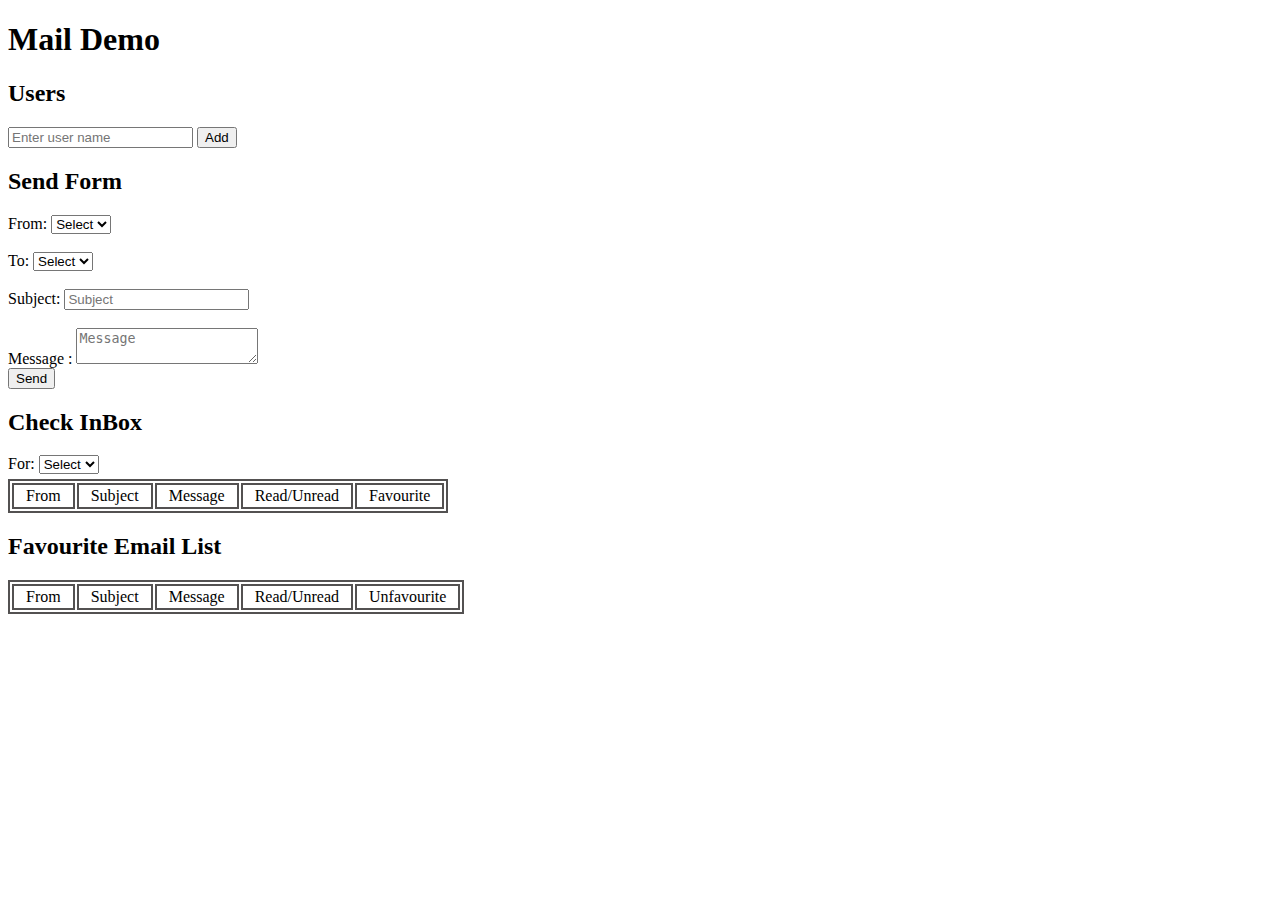
<file: calculator-app/index.html>
<!doctype html>
<html lang="en">
  <head>
    <meta charset="UTF-8" />
    <meta name="viewport" content="width=device-width, initial-scale=1.0" />
    <title>Mail Demo</title>
    <script src="script.js" defer></script>
  </head>
  <style>
    table, tr, td{
        margin-top: 5px;
        border: 2px solid rgb(83, 81, 81);
    }
    tr, td{
        margin-right: 5px;
        padding: 2px 12px;
        /* font-weight: bold; */
    }
  </style>
  <body>
    <h1>Mail Demo</h1>
    <section id="userSection">
      <h2>Users</h2>
      <form id="userForm" onsubmit="addUser(event)">
        <input type="text" id="newUserName" placeholder="Enter user name" required/>
        <input type="submit" value="Add" id="btnAddUser" />
      </form>
    </section>

    <section id="composeSection">
      <h2>Send Form</h2>
      <form id="composeForm">
        <label for="fromSelect">From:</label>
        <select id="fromSelect">
          <option value="fromSelect">Select</option>
        </select>
        <br />
        <br />
        <label for="toSelect">To:</label>
        <select id="toSelect">
          <option value="toSelect">Select</option>
        </select>
        <br />
        <br />
        <label for="subjectInput">Subject:</label>
        <input type="text" id="subjectInput" placeholder="Subject" required />
        <br />
        <br />
        <label for="messageInput">Message :</label>
        <textarea id="messageInput" placeholder="Message"  required></textarea>
        <br />
        <input type="submit" value="Send" id="btnSend" />
      </form>
    </section>

    <section id="inboxSection">
        <h2>Check InBox</h2>
        <label for="">For:</label>
        <select id="forSelect">
          <option value="forSelect">Select</option>
        </select>
        <table id="inboxTable">
            <tr>
                <td>From</td>
                <td>Subject</td>
                <td>Message</td>
                <td>Read/Unread</td>
                <td>Favourite</td>
            </tr>
        </table>
    </section>

    <section id="favSection">
        <h2>Favourite Email List</h2>
        <table id="favTable"></table>
    </section>
  </body>
</html>
</file>
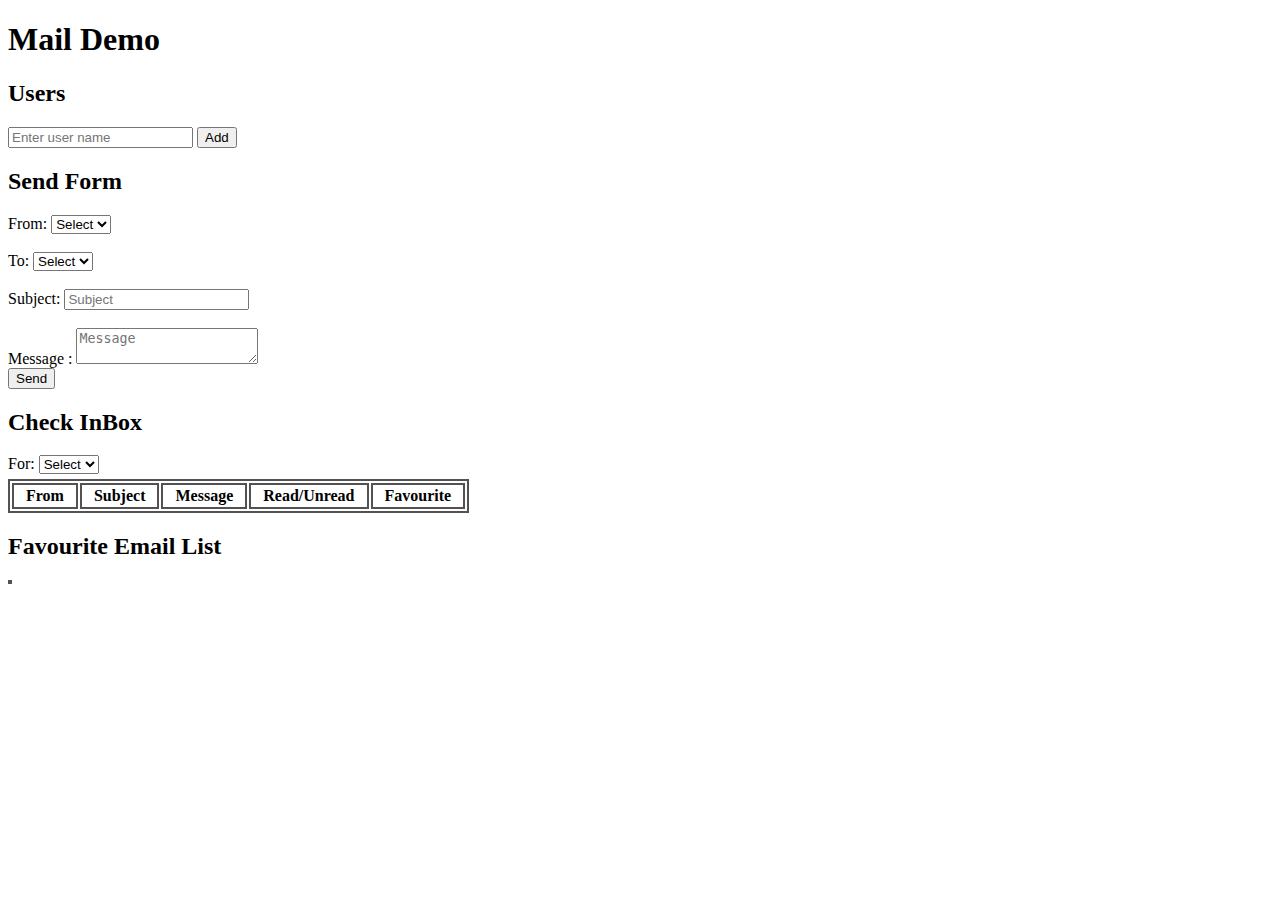
<file: Demo-2/index.html>
<!doctype html>
<html lang="en">
  <head>
    <meta charset="UTF-8" />
    <meta name="viewport" content="width=device-width, initial-scale=1.0" />
    <title>Mail Demo</title>
    <script src="script.js" defer></script>
  </head>
  <style>
    table, tr, td{
        margin-top: 5px;
        border: 2px solid rgb(83, 81, 81);
    }thead{
        font-weight: bold;
    }
    tr, td{
        margin-right: 5px;
        padding: 2px 12px;
        /* font-weight: bold; */
    }
  </style>
  <body>
    <h1>Mail Demo</h1>
    <section id="userSection">
      <h2>Users</h2>
      <form id="userForm" onsubmit="addUser(event)">
        <input type="text" id="newUserName" placeholder="Enter user name" required/>
        <input type="submit" value="Add" id="btnAddUser" />
      </form>
    </section>

    <section id="composeSection">
      <h2>Send Form</h2>
      <form id="composeForm" onsubmit="sendMail(event)">
        <label for="fromSelect">From:</label>
        <select id="fromSelect" name="fromSelect">
          <option value="fromSelect">Select</option>
        </select>
        <br />
        <br />
        <label for="toSelect">To:</label>
        <select id="toSelect" name="toSelect">
          <option value="toSelect">Select</option>
        </select>
        <br />
        <br />
        <label for="subjectInput">Subject:</label>
        <input type="text" id="subjectInput" placeholder="Subject" name="subject" required />
        <br />
        <br />
        <label for="messageInput">Message :</label>
        <textarea id="messageInput" placeholder="Message" name="message"  required></textarea>
        <br />
        <input type="submit" value="Send" id="btnSend" />
      </form>
    </section>

    <section id="inboxSection">
        <h2>Check InBox</h2>
        <label for="">For:</label>
        <select id="forSelect">
          <option value="forSelect">Select</option>
        </select>
        <table id="inboxTable">
            <thead>
                <td>From</td>
                <td>Subject</td>
                <td>Message</td>
                <td>Read/Unread</td>
                <td>Favourite</td>
            </thead>
        </table>
    </section>

    <section id="favSection">
        <h2>Favourite Email List</h2>
        <table id="favTable"></table>
    </section>
  </body>
</html>
</file>
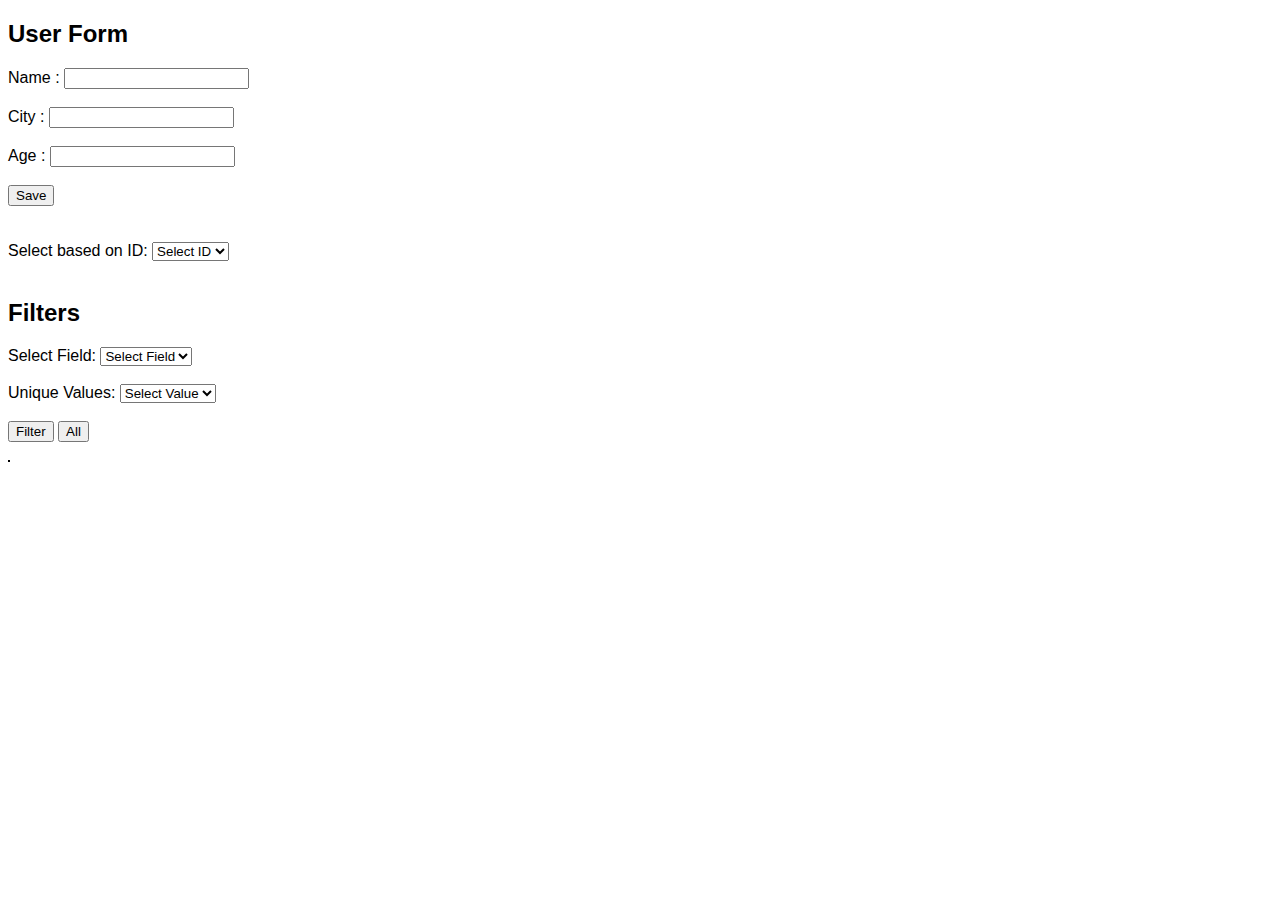
<file: Demo_01/index.html>
<!DOCTYPE html>
<html lang="en">
  <head>
    <meta charset="UTF-8" />
    <meta name="viewport" content="width=device-width, initial-scale=1.0" />
    <title>Application Form</title>
    <script src="script.js" defer></script>
    <style>
      table,
      th,
      td {
        border: 1px solid black;
      }
      html {
        font-family: sans-serif;
      }
    </style>
  </head>
  <body>
    <div>
      <h2>User Form</h2>
      <form id="form" onsubmit="saveBtnHandler(event)">
        <label for="name">Name :</label>
        <input type="text" id="name" name = "Name" pattern="[A-Za-z\s]+"/>
        <br />
        <br />
        <label for="city">City :</label>
        <input type="text" id="city" name = "City" pattern="[A-Za-z\s]+"/>
        <br />
        <br />
        <label for="age">Age :</label>
        <input type="number" id="age" name = "Age" min="1"/>
        <br />
        <br />
      
      <button id="saveBtn" type="submit">Save</button>
      <div id="btndiv" style="display:none;">
        <button id="updateBtn" type="button" onclick="updateBtnHandler()">Update</button>
        <button id="delBtn" type="button" onclick="deleteBtnHandler()">Delete</button>
      </div>
    </form>
    </div>

    <br />
    <br />
    <!-- Select based on id -->
    <div>
      <label for="selectId">Select based on ID: </label>
      <select id="selectId" onchange="idSelectionHandler()">
        <option value="select-id">Select ID</option>
      </select>
    </div>

    <br />

    <!-- Filter -->
    <div>
      <h2>Filters</h2>
      <label for="selectField">Select Field: </label>
      <select id="selectField" onchange="selectFieldHandler()">
        <option value="select-field">Select Field</option>
      </select>
      <br /><br />
      <label for="selectUnique">Unique Values: </label>
      <select id="selectUnique">
        <option value="select-value">Select Value</option>
      </select>
      <br /> <br>
      <div>
        <button id="filterBtn" onclick="filterBtnHandler()">Filter</button>
        <button id="allBtn" onclick="allBtnHandler()">All</button>
        <br><br>
      </div>
    </div>

    <!-- table to display data -->
    <table id="recordsTable"></table>
  </body>
</html>
</file>
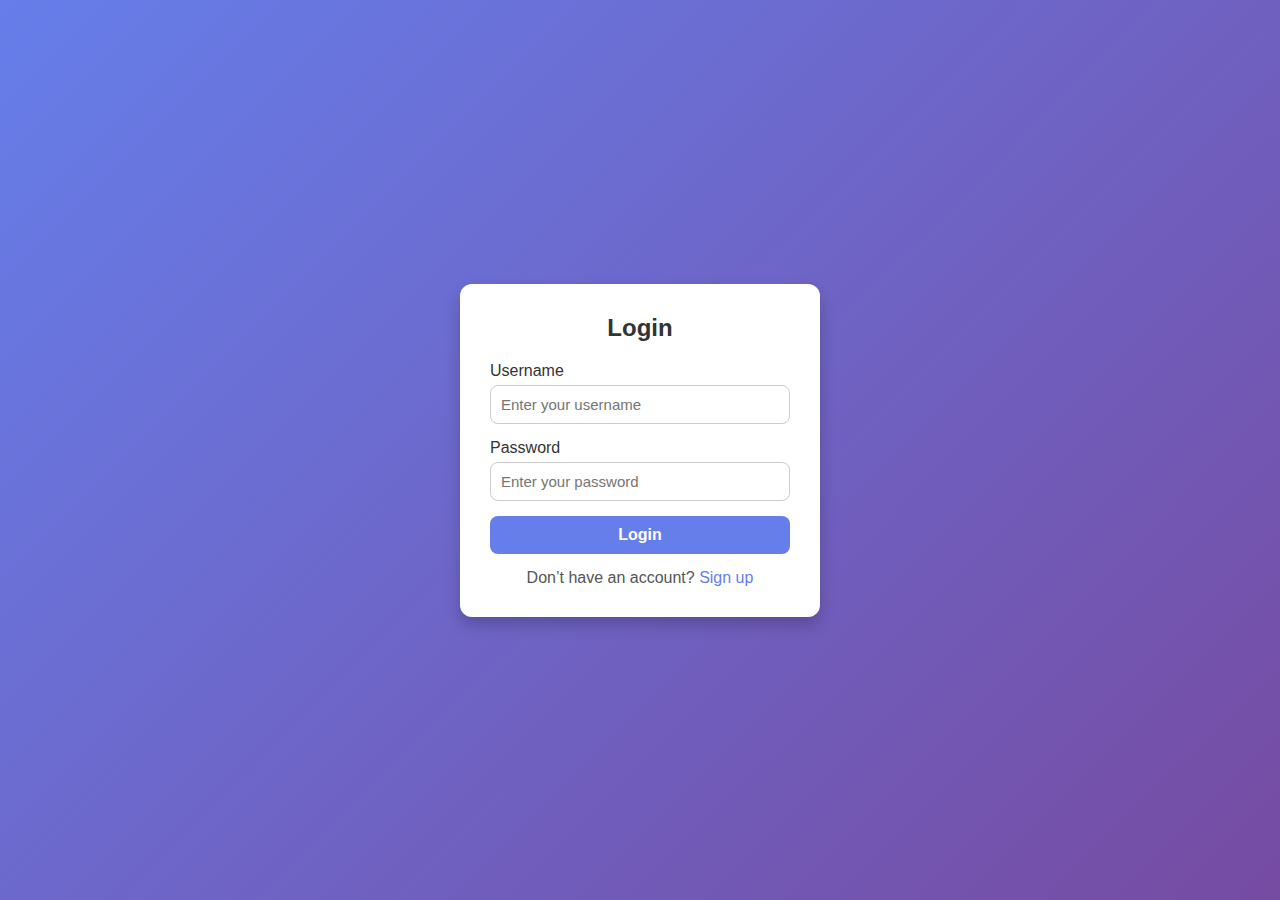
<file: Signin-form/index.html>
<!DOCTYPE html>
<html lang="en">
<head>
  <meta charset="UTF-8" />
  <meta name="viewport" content="width=device-width, initial-scale=1.0" />
  <title>User Login & Signup</title>
  <link rel="stylesheet" href="style.css" />
</head>
<body>
  <div class="container">
    <div class="form-box">
      <!-- Login Form -->
      <form id="loginForm" class="form active">
        <h2>Login</h2>
        <div class="input-group">
          <label for="loginUsername">Username</label>
          <input type="text" id="loginUsername" placeholder="Enter your username" required />
        </div>
        <div class="input-group">
          <label for="loginPassword">Password</label>
          <input type="password" id="loginPassword" placeholder="Enter your password" required />
        </div>
        <button type="submit" id="loginBtn">Login</button>
        <div class="msg">
        </div>
        <p class="toggle-text">
          Don’t have an account?
          <a href="#" id="showSignup">Sign up</a>
        </p>
      </form>

      <!-- Signup Form -->
      <form id="signupForm" class="form">
        <h2>Sign Up</h2>
        <div class="input-group">
          <label for="signupUsername">Username</label>
          <input type="text" id="signupUsername" placeholder="Choose a username" required />
        </div>
        <div class="input-group">
          <label for="signupEmail">Email</label>
          <input type="email" id="signupEmail" placeholder="Enter your email" required />
        </div>
        <div class="input-group">
          <label for="signupPassword">Password</label>
          <input type="password" id="signupPassword" placeholder="Create a password" required />
        </div>
        <button type="submit" id="signupBtn">Sign Up</button>
        <p class="toggle-text">
          Already have an account?
          <a href="#" id="showLogin">Login</a>
        </p>
      </form>
    </div>
  </div>

  <script src="script.js"></script>
</body>
</html>
</file>
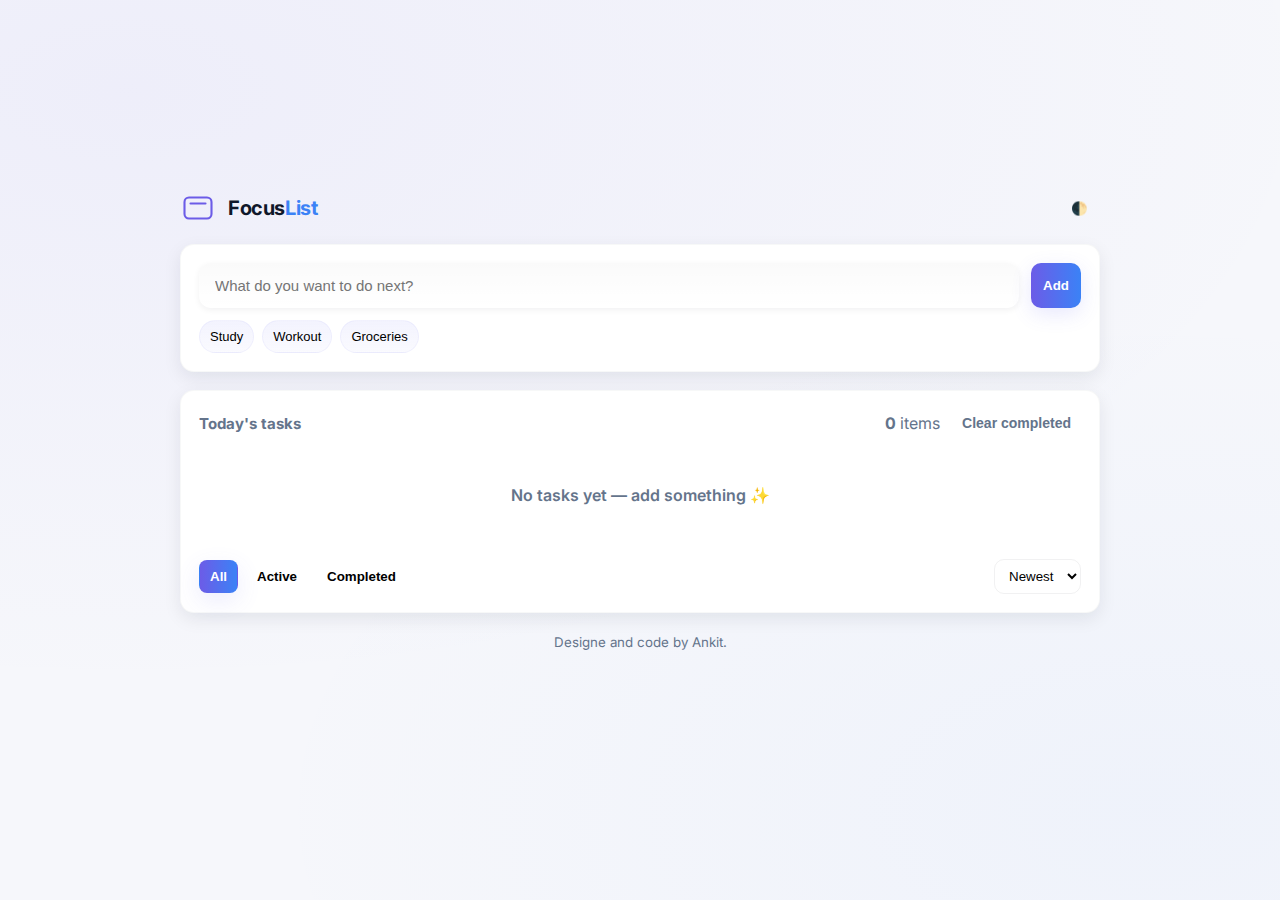
<file: To-do-list/index.html>
<!doctype html>
<html lang="en">
<head>
  <meta charset="utf-8" />
  <meta name="viewport" content="width=device-width,initial-scale=1" />
  <title>Todo — Modern UI</title>

  <!-- Google font -->
  <link href="https://fonts.googleapis.com/css2?family=Inter:wght@300;400;600;700&display=swap" rel="stylesheet">

  <!-- Link to external stylesheet -->
  <link rel="stylesheet" href="style.css">
</head>
<body>
  <main class="app">
    <header class="app-header">
      <div class="brand">
        <!-- simple SVG logo -->
        <svg class="brand-icon" width="36" height="36" viewBox="0 0 24 24" fill="none" aria-hidden="true">
          <rect x="3" y="5" width="18" height="14" rx="3" stroke="currentColor" stroke-width="1.4"/>
          <path d="M7 9h10" stroke="currentColor" stroke-width="1.4" stroke-linecap="round"/>
        </svg>
        <h1 class="title">Focus<span class="accent">List</span></h1>
      </div>

      <div class="header-actions">
        <button class="btn subtle" aria-pressed="false" id="theme-toggle" title="Toggle theme (JS can control)">
          🌓
        </button>
      </div>
    </header>

    <section class="card add-card">
      <form id="todo-form" class="todo-form" autocomplete="off">
        <input id="todo-input" name="todo" class="todo-input" type="text" placeholder="What do you want to do next?" required>
        <button class="btn primary" type="submit">Add</button>
      </form>

      <div class="quick-tags">
        <button class="tag" type="button" data-suggest="Study">Study</button>
        <button class="tag" type="button" data-suggest="Workout">Workout</button>
        <button class="tag" type="button" data-suggest="Groceries">Groceries</button>
      </div>
    </section>

    <section class="card todo-card" aria-live="polite">
      <div class="todo-top">
        <h2 class="card-title">Today's tasks</h2>
        <div class="controls">
          <span class="count"><strong id="items-left">0</strong> items</span>
          <button class="btn subtle small" id="clear-completed">Clear completed</button>
        </div>
      </div>

      <ul id="todo-list" class="todo-list">
        <!-- Example item structure — JS will clone/create similar <li> elements -->
        
        <li class="todo-item" data-id="1" data-completed="false">
          <label class="todo-row">
            <input class="todo-checkbox" type="checkbox" />
            <span class="todo-text">Sample task</span>
            <button class="btn icon btn-edit" title="Edit">✎</button>
            <button class="btn icon btn-delete" title="Delete">🗑</button>
          </label>
        </li>
        
      </ul>

      <div class="footer-controls">
        <div class="filters">
          <button class="filter active" data-filter="all">All</button>
          <button class="filter" data-filter="active">Active</button>
          <button class="filter" data-filter="completed">Completed</button>
        </div>

        <div class="sort">
          <label for="sort-select" class="sr-only">Sort</label>
          <select id="sort-select" class="select">
            <option value="added">Newest</option>
            <option value="alpha">A → Z</option>
            <option value="manual">Manual</option>
          </select>
        </div>
      </div>
    </section>

    <footer class="attribution">
      <small>Designe and code by Ankit.</small>
    </footer>
  </main>

  <script src="script.js"></script>
</body>
</html>
</file>
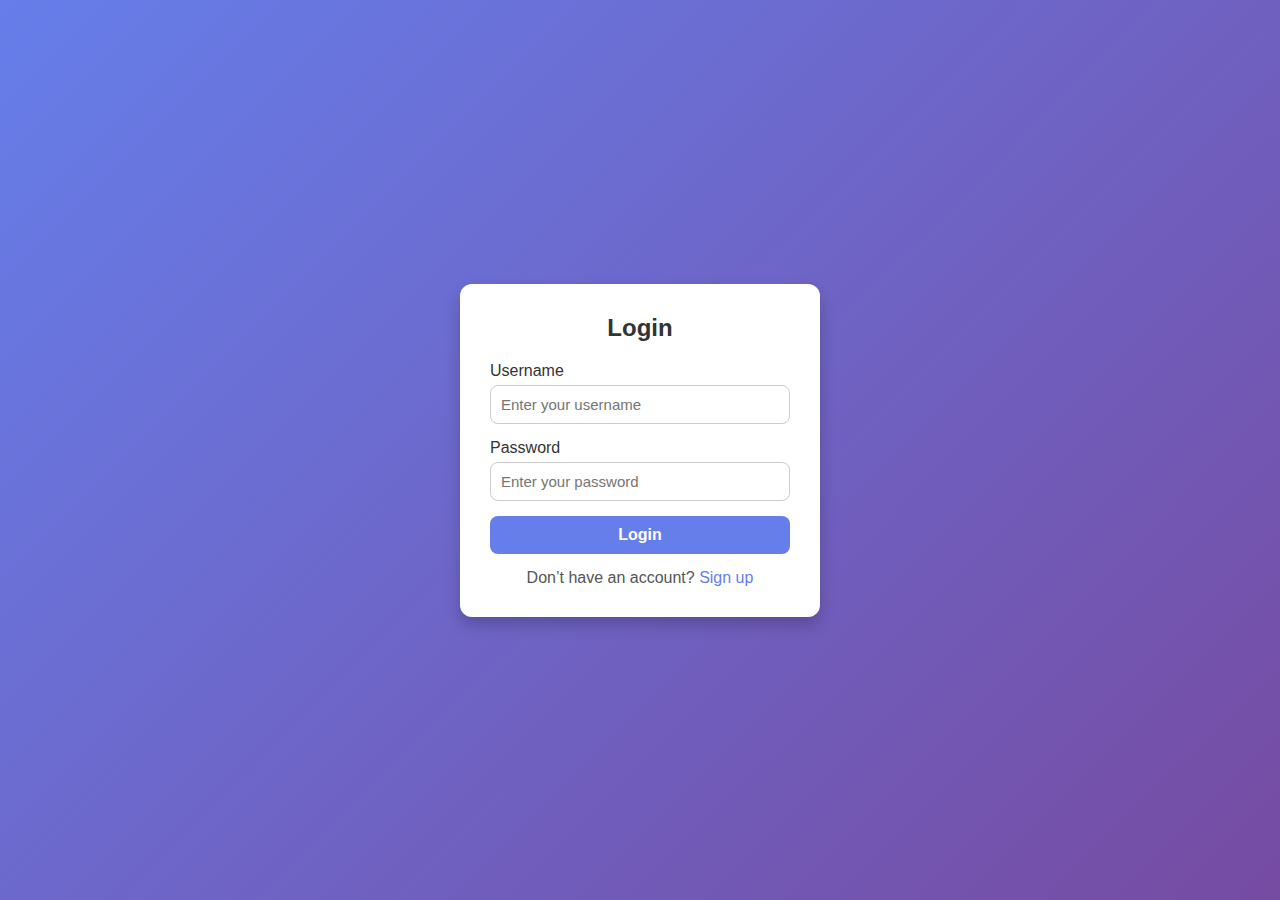
<file: Signin-form/welcome.html>
<!DOCTYPE html>
<html lang="en">
<head>
  <meta charset="UTF-8" />
  <meta name="viewport" content="width=device-width, initial-scale=1.0" />
  <title>Welcome</title>
  <link rel="stylesheet" href="style.css" />
</head>
<body class="welcome-body">
  <div class="welcome-container">
    <div class="welcome-box">
      <h1 id="welcomeMessage">Welcome, User!</h1>
      <p class="subtitle">You have successfully logged in 🎉</p>
      <button id="logoutBtn">Logout</button>
    </div>
  </div>

  <script>
    // Fetch username from localStorage (you’ll set this in your login JS)
    const username = localStorage.getItem("loggedInUser");

    // Display username dynamically
    const welcomeMsg = document.getElementById("welcomeMessage");
    if (username) {
      welcomeMsg.textContent = `Welcome, ${username}!`;
    } else {
      // If not logged in, redirect to login page
      window.location.href = "index.html";
    }

    // Logout functionality
    document.getElementById("logoutBtn").addEventListener("click", () => {
      localStorage.removeItem("loggedInUser");
      window.location.href = "index.html";
    });
  </script>
</body>
</html>
</file>
<file: Signin-form/style.css>
* {
  margin: 0;
  padding: 0;
  box-sizing: border-box;
  font-family: "Poppins", sans-serif;
}

body {
  background: linear-gradient(135deg, #667eea, #764ba2);
  height: 100vh;
  display: flex;
  align-items: center;
  justify-content: center;
}

.container {
  width: 100%;
  max-width: 400px;
  padding: 20px;
}

.form-box {
  background: #fff;
  border-radius: 12px;
  padding: 30px;
  box-shadow: 0 8px 16px rgba(0, 0, 0, 0.2);
  position: relative;
  overflow: hidden;
}

.form {
  display: none;
  transition: opacity 0.3s ease;
}

.form.active {
  display: block;
  opacity: 1;
}
.msg{
  display: none;   
  width: 100%;            
  color: #ff5252;             
  text-align: center;         
  margin-top: 12px;         
  font-size: 14px;           
  font-weight: 500;        
  transition: opacity 0.3s ease-in; 
}
h2 {
  text-align: center;
  color: #333;
  margin-bottom: 20px;
}

.input-group {
  margin-bottom: 15px;
}

.input-group label {
  display: block;
  font-weight: 500;
  margin-bottom: 5px;
  color: #333;
}

.input-group input {
  width: 100%;
  padding: 10px;
  border: 1px solid #ccc;
  border-radius: 8px;
  font-size: 15px;
  transition: 0.3s ease;
}

.input-group input:focus {
  border-color: #667eea;
  outline: none;
  box-shadow: 0 0 5px rgba(102, 126, 234, 0.5);
}

button {
  width: 100%;
  padding: 10px;
  background: #667eea;
  border: none;
  border-radius: 8px;
  color: white;
  font-size: 16px;
  font-weight: 600;
  cursor: pointer;
  transition: 0.3s ease;
}

button:hover {
  background: #5a6ddc;
}

.toggle-text {
  text-align: center;
  margin-top: 15px;
  color: #555;
}

.toggle-text a {
  color: #667eea;
  text-decoration: none;
  font-weight: 500;
}

.toggle-text a:hover {
  text-decoration: underline;
}

/* Welcome Page Styles */
.welcome-body {
  background: linear-gradient(135deg, #667eea, #764ba2);
  height: 100vh;
  display: flex;
  align-items: center;
  justify-content: center;
}

.welcome-container {
  text-align: center;
  color: #fff;
}

.welcome-box {
  background: rgba(255, 255, 255, 0.1);
  padding: 40px 30px;
  border-radius: 16px;
  box-shadow: 0 8px 20px rgba(0, 0, 0, 0.2);
  backdrop-filter: blur(10px);
  max-width: 400px;
}

.welcome-box h1 {
  font-size: 28px;
  margin-bottom: 10px;
}

.subtitle {
  font-size: 16px;
  opacity: 0.9;
  margin-bottom: 25px;
}

#welcomeMessage {
  font-weight: 700;
  letter-spacing: 0.5px;
}

#logoutBtn {
  padding: 10px 20px;
  background: #fff;
  color: #667eea;
  border: none;
  border-radius: 8px;
  font-size: 16px;
  font-weight: 600;
  cursor: pointer;
  transition: 0.3s ease;
}

#logoutBtn:hover {
  background: #e0e0ff;
}
</file>
<file: To-do-list/style.css>
:root{
  --bg: #f6f7fb;
  --card: #ffffff;
  --muted: #64748b;
  --text: #0f172a;
  --accent: #6c5ce7;
  --accent-2: #3b82f6;
  --success: #10b981;
  --danger: #ef4444;
  --glass: rgba(255,255,255,0.6);
  --radius: 14px;
  --shadow-1: 0 6px 18px rgba(19,24,39,0.08);
  --shadow-2: 0 2px 6px rgba(19,24,39,0.06);
  font-family: "Inter", system-ui, -apple-system, "Segoe UI", Roboto, "Helvetica Neue", Arial;
  color-scheme: light;
}

/* Dark theme override class (JS toggles .dark on body or .app) */
.app.dark {
  --bg: #0b1020;
  --card: #0f1724;
  --muted: #97a0b8;
  --text: #e6eef8;
  --accent: #8b5cf6;
  --accent-2: #60a5fa;
  --glass: rgba(255,255,255,0.03);
  --shadow-1: none;
  --shadow-2: none;
  background: linear-gradient(180deg, #061226 0%, #081129 100%);
}

/* Basic reset */
* {box-sizing: border-box}
html,body{height:100%}
body{
  margin:0;
  font-size:16px;
  background: radial-gradient(1200px 600px at 10% 10%, rgba(108,92,231,0.06), transparent),
              radial-gradient(900px 500px at 90% 90%, rgba(59,130,246,0.04), transparent),
              var(--bg);
  color:var(--text);
  -webkit-font-smoothing:antialiased;
  -moz-osx-font-smoothing:grayscale;
  padding:32px;
  display:flex;
  align-items:center;
  justify-content:center;
  /* background-color: #292a2c; */
}

/* main container */
.app{
  width:100%;
  max-width:920px;
  min-height:520px;
  display:flex;
  flex-direction:column;
  gap:18px;
}

/* header */
.app-header{
  display:flex;
  align-items:center;
  justify-content:space-between;
  gap:16px;
}
.brand{
  display:flex;
  align-items:center;
  gap:12px;
}
.brand-icon{ color:var(--accent); }
.title{
  margin:0;
  font-weight:700;
  font-size:20px;
  letter-spacing:-0.02em;
}
.title .accent{ color:var(--accent-2); }

/* small utilities */
.btn{
  background:none;
  border:0;
  padding:8px 12px;
  border-radius:10px;
  font-weight:600;
  cursor:pointer;
  transition:all 180ms ease;
  display:inline-flex;
  align-items:center;
  gap:8px;
}
.btn.small{ padding:6px 10px; font-size:14px }
.btn.subtle{
  color:var(--muted);
}
.btn.primary{
  background:linear-gradient(90deg,var(--accent),var(--accent-2));
  color:white;
  box-shadow: 0 6px 20px rgba(99,102,241,0.15);
}
.btn.icon{
  padding:6px;
  border-radius:8px;
  font-size:14px;
}
.btn:hover{ transform:translateY(-2px) }

/* card */
.card{
  background:var(--card);
  border-radius:var(--radius);
  box-shadow:var(--shadow-1);
  padding:18px;
  border:1px solid rgba(15,23,42,0.03);
}

/* add card */
.add-card{
  display:flex;
  flex-direction:column;
  gap:12px;
}

/* form */
.todo-form{
  display:flex;
  gap:12px;
}
.todo-input{
  flex:1;
  border:0;
  padding:14px 16px;
  border-radius:12px;
  font-size:15px;
  outline:none;
  background:linear-gradient(180deg, rgba(0,0,0,0.02), transparent);
  box-shadow:var(--shadow-2);
  color:var(--text);
}

/* quick tags */
.quick-tags{ display:flex; gap:8px; flex-wrap:wrap }
.tag{
  padding:8px 10px;
  background:linear-gradient(180deg, rgba(99,102,241,0.08), rgba(99,102,241,0.03));
  border-radius:999px;
  font-size:13px;
  cursor:pointer;
  border:1px solid rgba(99,102,241,0.06);
}

/* todo card list */
.todo-card{
  display:flex;
  flex-direction:column;
  gap:12px;
}
.todo-top{
  display:flex;
  align-items:center;
  justify-content:space-between;
}
.card-title{ margin:0; font-size:15px; color:var(--muted) }
.controls{ display:flex; align-items:center; gap:12px; color:var(--muted) }

/* list */
.todo-list{
  list-style:none;
  margin:0;
  padding:0;
  display:flex;
  flex-direction:column;
  gap:8px;
  max-height:360px;
  overflow:auto;
}

/* item */
.todo-item{
  border-radius:12px;
  padding:10px;
  transition:all 160ms ease;
  border:1px solid rgba(15,23,42,0.03);
  background: linear-gradient(180deg, rgba(0,0,0,0.01), transparent);
  display:flex;
  align-items:center;
  justify-content:space-between;
}
.todo-row{
  display:flex;
  align-items:center;
  gap:12px;
  width:100%;
}
.todo-checkbox{
  width:18px;
  height:18px;
  accent-color:var(--accent);
}
.todo-text{
  flex:1;
  font-size:15px;
  color:var(--text);
  word-break:break-word;
}
.todo-item[data-completed="true"] .todo-text{
  text-decoration:line-through;
  opacity:0.58;
}

/* small action group on item */
.item-actions{
  display:flex;
  gap:8px;
  align-items:center;
}
.btn-delete{ color:var(--danger) }
.btn-edit{ color:var(--muted) }

/* footer controls */
.footer-controls{
  display:flex;
  align-items:center;
  justify-content:space-between;
  gap:12px;
  margin-top:6px;
}
.filters{ display:flex; gap:8px; align-items:center }
.filter{
  padding:8px 10px;
  border-radius:8px;
  font-weight:600;
  border:1px solid transparent;
  background:transparent;
  cursor:pointer;
}
.filter.active{
  background:linear-gradient(90deg,var(--accent),var(--accent-2));
  color:white;
  box-shadow:0 8px 24px rgba(99,102,241,0.12);
}

/* select styling */
.select{
  padding:8px 10px;
  border-radius:10px;
  border:1px solid rgba(15,23,42,0.06);
  background:transparent;
}

/* tiny accessibility helpers */
.sr-only{
  position:absolute;
  left:-9999px;
  width:1px;
  height:1px;
  overflow:hidden;
}

/* empty state */
.todo-list:empty::before{
  content: "No tasks yet — add something ✨";
  display:block;
  text-align:center;
  padding:36px 12px;
  color:var(--muted);
  font-weight:600;
}

/* attribution */
.attribution{
  text-align:center;
  color:var(--muted);
}
.todo-edit-input {
  outline: none;
  box-shadow: 0 2px 6px rgba(0,0,0,0.05);
  transition: box-shadow 0.2s ease;
}

.todo-edit-input:focus {
  box-shadow: 0 2px 8px rgba(99,102,241,0.25);
}

/* responsiveness */
@media (max-width:700px){
  body{ padding:18px }
  .app{ gap:12px; max-width:680px }
  .todo-form{ flex-direction:column }
  .btn.primary{ width:100% }
  .footer-controls{ flex-direction:column; align-items:flex-start; gap:10px }
}
</file>
